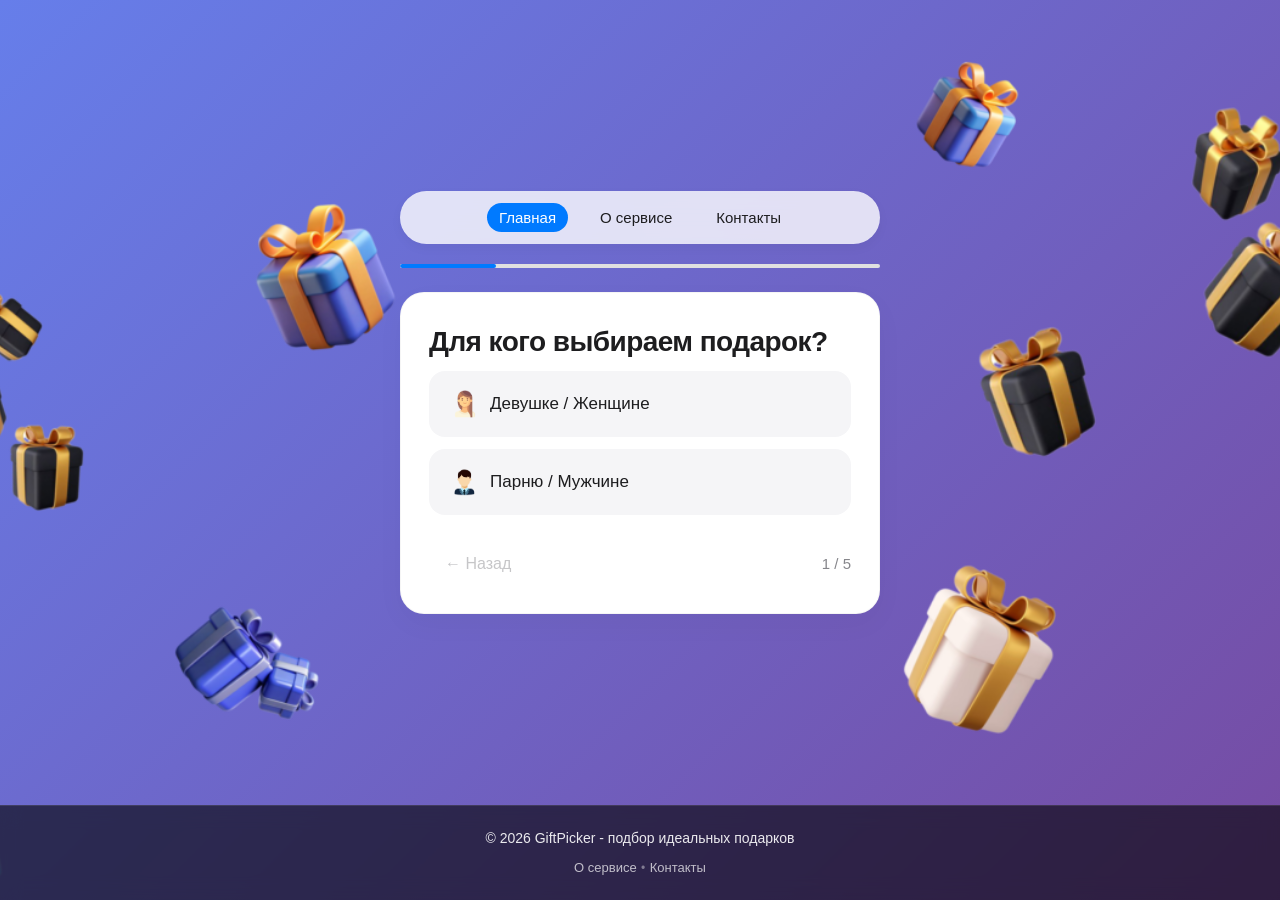
<file: лелеелеле/index.html>
<!DOCTYPE html>
<html lang="ru">
<head>
    <meta charset="UTF-8">
    <meta name="viewport" content="width=device-width, initial-scale=1.0">
    <title>GiftPicker - подбор подарков</title>
    <link rel="stylesheet" href="style.css">
</head>
<body>
    <div class="page-wrapper">
        <!-- Шапка с навигацией -->
        <header class="header">
            <nav class="nav">
    <a href="index.html" class="nav-link active">Главная</a>
    <a href="about.html" class="nav-link">О сервисе</a>
    <a href="contacts.html" class="nav-link">Контакты</a>
</nav>
        </header>

        <div class="container">
            <!-- Прогресс-бар -->
            <div class="progress-container" id="progressContainer">
                <div class="progress-bar" id="progressBar"></div>
            </div>
            <!-- Карточка с вопросами -->
            <div class="card" id="card">
                <h1 class="title" id="title">Для кого выбираем подарок?</h1>
                <div class="options" id="optionsContainer"></div>
                <div class="navigation" id="navigation">
                    <button class="nav-btn back-btn" id="backBtn" disabled>← Назад</button>
                    <span class="step-counter" id="stepCounter">1 / 5</span>
                </div>
            </div>
            <!-- Финальный экран -->
            <div class="card final-card" id="finalCard" style="display: none;">
                <div class="final-content">
                    <img src="img/gift.png" alt="Подарок" class="success-image">
                    <h2 class="final-title">Подарки подобраны!</h2>
                    <p class="final-subtitle">Куда отправимся за покупками?</p>
                    <div class="marketplace-options">
                        <button class="marketplace-btn ozon-btn" id="ozonBtn">
                            <span class="marketplace-icon">🛍️</span>
                            <span class="marketplace-name">Ozon</span>
                            <span class="marketplace-hint">Широкий выбор, быстрая доставка</span>
                        </button>
                        <button class="marketplace-btn wb-btn" id="wbBtn">
                            <span class="marketplace-icon">👕</span>
                            <span class="marketplace-name">Wildberries</span>
                            <span class="marketplace-hint">Одежда, аксессуары, товары для дома</span>
                        </button>
                    </div>
                    <div class="action-buttons">
                        <button class="restart-btn" id="restartBtn">← Пройти заново</button>
                    </div>
                </div>
            </div>
            <!-- Загрузчик -->
            <div class="loader" id="loader" style="display: none;">
                <div class="spinner"></div>
                <p id="loaderText">Открываем маркетплейс...</p>
            </div>
        </div>
    </div>
    <!-- Футер -->
    <footer class="footer">
        <div class="footer-content">
            <p class="footer-text">© 2026 GiftPicker - подбор идеальных подарков</p>
            <div class="footer-links">
                <a href="about.html" class="footer-link">О сервисе</a>
                <span class="footer-divider">•</span>
                <a href="contacts.html" class="footer-link">Контакты</a>
            </div>
        </div>
    </footer>
    <script src="script.js"></script>
</body>
</html>
</file>
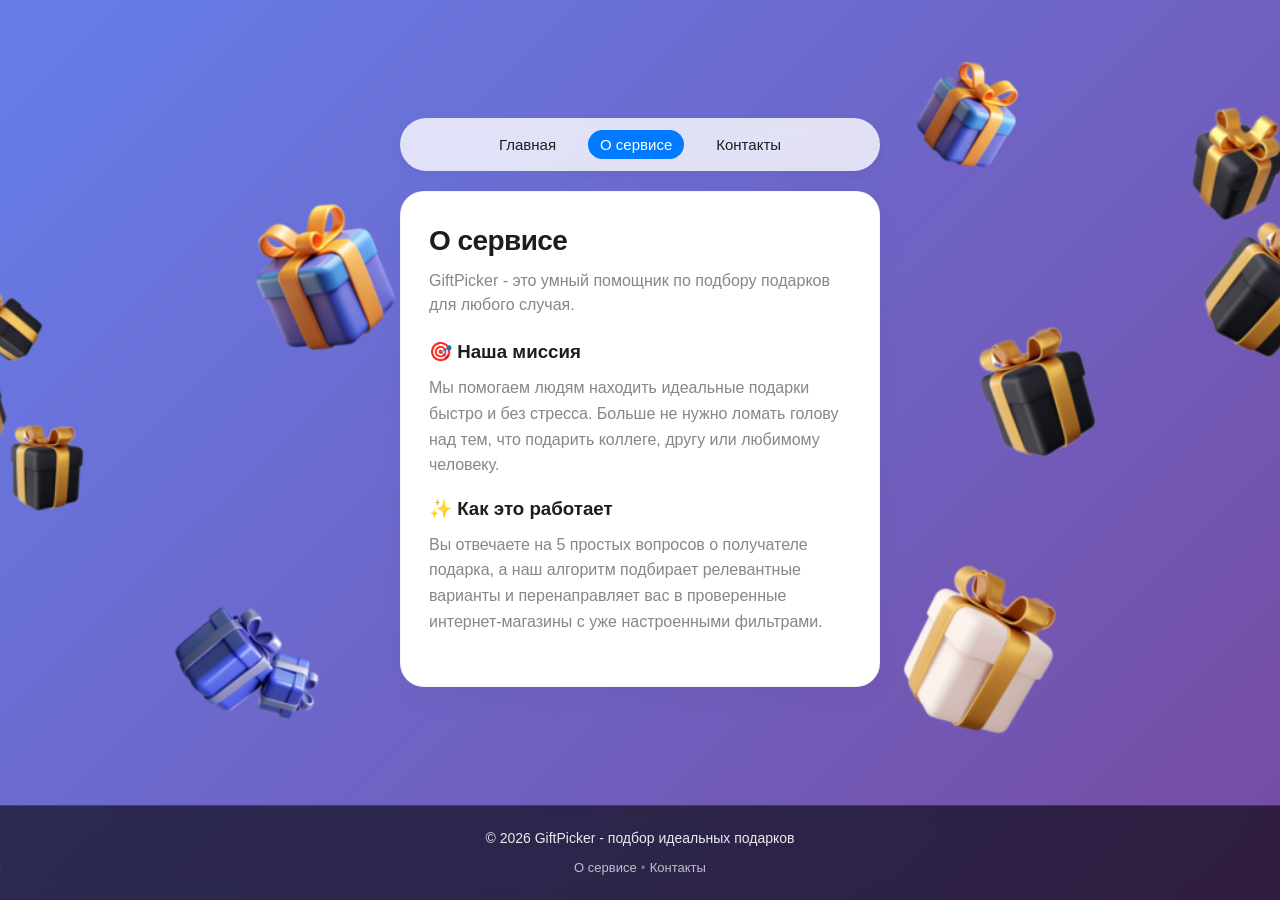
<file: лелеелеле/about.html>
<!DOCTYPE html>
<html lang="ru">
<head>
    <meta charset="UTF-8">
    <meta name="viewport" content="width=device-width, initial-scale=1.0">
    <title>О сервисе - GiftPicker</title>
    <link rel="stylesheet" href="style.css">
</head>
<body>
    <div class="page-wrapper">
        <!-- Шапка с навигацией -->
        <header class="header">
            <nav class="nav">
    <a href="index.html" class="nav-link">Главная</a>
    <a href="about.html" class="nav-link active">О сервисе</a>
    <a href="contacts.html" class="nav-link">Контакты</a>
</nav>
        </header>
        <div class="container">
            <div class="card">
                <h1 class="title">О сервисе</h1>
                <p class="subtitle">GiftPicker - это умный помощник по подбору подарков для любого случая.</p>
                
                <div style="margin-top: 24px;">
                    <h3 style="margin-bottom: 12px; color: #1d1d1f;">🎯 Наша миссия</h3>
                    <p style="color: #86868b; line-height: 1.6; margin-bottom: 20px;">
                        Мы помогаем людям находить идеальные подарки быстро и без стресса. 
                        Больше не нужно ломать голову над тем, что подарить коллеге, другу или любимому человеку.
                    </p>
                    
                    <h3 style="margin-bottom: 12px; color: #1d1d1f;">✨ Как это работает</h3>
                    <p style="color: #86868b; line-height: 1.6; margin-bottom: 20px;">
                        Вы отвечаете на 5 простых вопросов о получателе подарка, а наш алгоритм 
                        подбирает релевантные варианты и перенаправляет вас в проверенные интернет-магазины 
                        с уже настроенными фильтрами.
                 
                </div>
            </div>
        </div>
    </div>
  <!-- Футер -->
    <footer class="footer">
        <div class="footer-content">
            <p class="footer-text">© 2026 GiftPicker - подбор идеальных подарков</p>
            <div class="footer-links">
                <a href="about.html" class="footer-link">О сервисе</a>
                <span class="footer-divider">•</span>
                <a href="contacts.html" class="footer-link">Контакты</a>
            </div>
        </div>
    </footer>
</body>
</html>
</file>
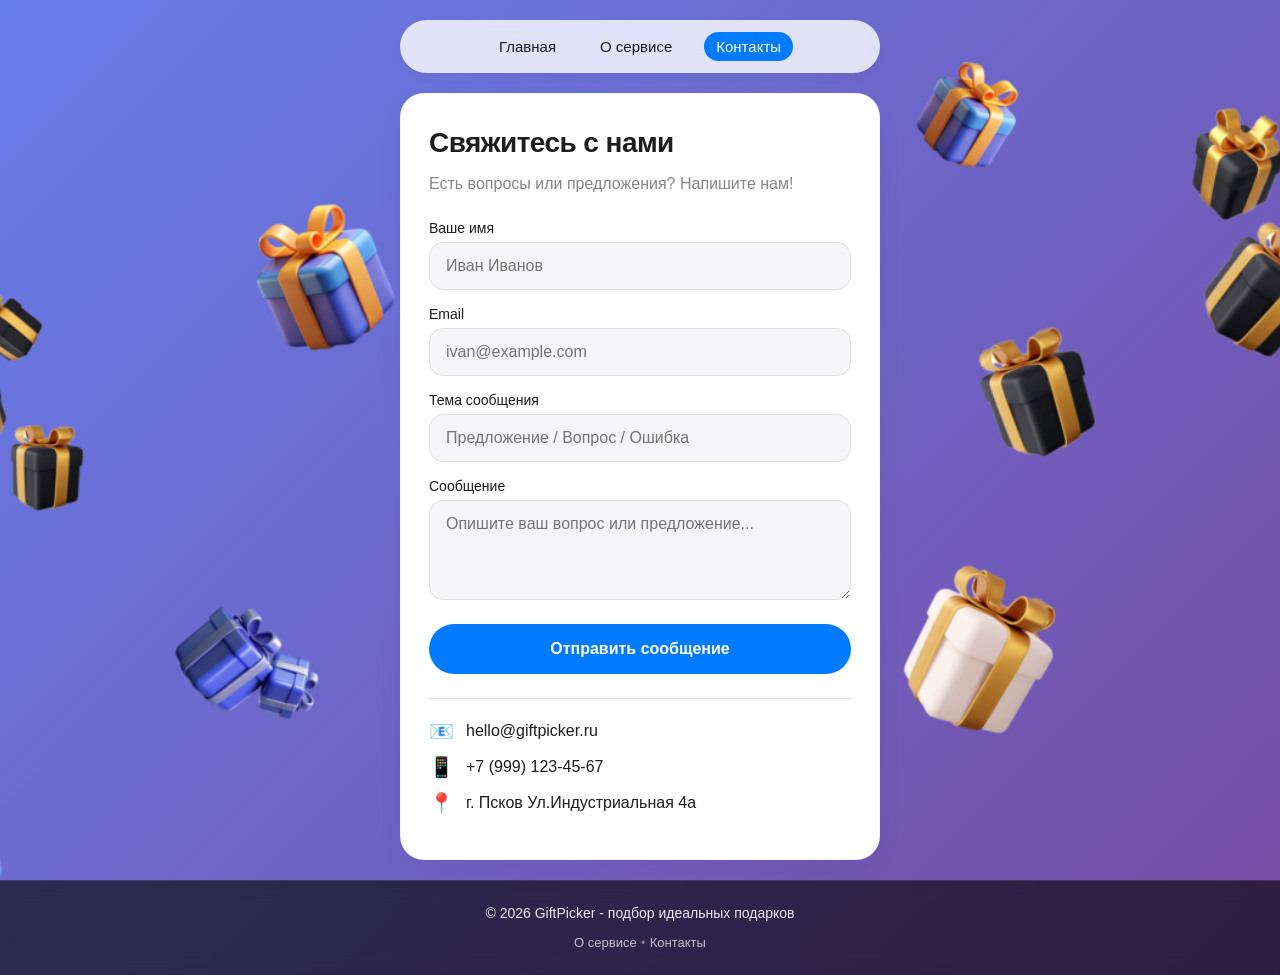
<file: лелеелеле/contacts.html>
<!DOCTYPE html>
<html lang="ru">
<head>
    <meta charset="UTF-8">
    <meta name="viewport" content="width=device-width, initial-scale=1.0">
    <title>Контакты - GiftPicker</title>
    <link rel="stylesheet" href="style.css">
</head>
<body>
    <div class="page-wrapper">
        <!-- Шапка с навигацией -->
        <header class="header">
            <nav class="nav">
    <a href="index.html" class="nav-link">Главная</a>
    <a href="about.html" class="nav-link">О сервисе</a>
    <a href="contacts.html" class="nav-link active">Контакты</a>
</nav>
        </header>
        <div class="container">
            <div class="card">
                <h1 class="title">Свяжитесь с нами</h1>
                <p class="subtitle">Есть вопросы или предложения? Напишите нам!</p>
                <!-- Форма обратной связи -->
              <form class="contact-form" id="contactForm" action="https://formspree.io/f/mgorvwao" method="POST">
                    <div class="form-group">
                        <label for="name">Ваше имя</label>
                        <input type="text" id="name" name="name" placeholder="Иван Иванов" required>
                    </div>
                    <div class="form-group">
                        <label for="email">Email</label>
                        <input type="email" id="email" name="email" placeholder="ivan@example.com" required>
                    </div>
                    <div class="form-group">
                        <label for="theme">Тема сообщения</label>
                        <input type="text" id="theme" name="theme" placeholder="Предложение / Вопрос / Ошибка">
                    </div>
                    
                    <div class="form-group">
                        <label for="message">Сообщение</label>
                        <textarea id="message" name="message" placeholder="Опишите ваш вопрос или предложение..." required></textarea>
                    </div>
                    <button type="submit" class="submit-btn">Отправить сообщение</button>
                </form>
                <!-- Сообщение об успешной отправке (скрыто по умолчанию) -->
                <div class="form-success" id="formSuccess" style="display: none;">
                    <p>✅ Сообщение отправлено!</p>
                    <p style="font-size: 14px; color: #86868b; margin-top: 8px;">Мы ответим вам в ближайшее время.</p>
                </div>
                <!-- Контактная информация -->
                <div class="contact-info">
                    <div class="contact-item">
                        <span class="contact-icon">📧</span>
                        <span>hello@giftpicker.ru</span>
                    </div>
                    <div class="contact-item">
                        <span class="contact-icon">📱</span>
                        <span>+7 (999) 123-45-67</span>
                    </div>
                    <div class="contact-item">
                        <span class="contact-icon">📍</span>
                        <span>г. Псков Ул.Индустриальная 4а</span>
                    </div>
                </div>
            </div>
        </div>
    </div>

    <!-- Футер -->
    <footer class="footer">
        <div class="footer-content">
            <p class="footer-text">© 2026 GiftPicker - подбор идеальных подарков</p>
            <div class="footer-links">
                <a href="about.html" class="footer-link">О сервисе</a>
                <span class="footer-divider">•</span>
                <a href="contacts.html" class="footer-link">Контакты</a>
            </div>
        </div>
    </footer>
  <script>
    const form = document.getElementById('contactForm');
    const formSuccess = document.getElementById('formSuccess');
    const submitBtn = form?.querySelector('.submit-btn');
    if (form) {
        form.addEventListener('submit', async function(e) {
            e.preventDefault(); // Отменяем стандартную отправку
            // Блокируем кнопку, чтобы не нажать дважды
            if (submitBtn) {
                submitBtn.disabled = true;
                submitBtn.textContent = 'Отправка...';
            }
            try {
                // Собираем данные формы
                const formData = new FormData(form);
                // Отправляем на Formspree
                const response = await fetch(form.action, {
                    method: 'POST',
                    body: formData,
                    headers: {
                        'Accept': 'application/json'
                    }
                });
                if (response.ok) {
                    // ✅ Успех
                    form.style.display = 'none';
                    formSuccess.style.display = 'block';
                    // Очищаем форму
                    form.reset();
                    // Логируем для отладки
                    console.log('✅ Сообщение отправлено через Formspree');
                } else {
                    // ❌ Ошибка от сервера
                    const errorData = await response.json();
                    throw new Error(errorData.errors?.[0]?.message || 'Ошибка отправки');
                }
            } catch (error) {
                // ❌ Ошибка сети или другая
                console.error('Ошибка:', error);
                alert('⚠️ Не удалось отправить сообщение. Попробуйте позже или напишите напрямую: hello@giftpicker.ru');
            } finally {
                // Возвращаем кнопку в исходное состояние
                if (submitBtn) {
                    submitBtn.disabled = false;
                    submitBtn.textContent = 'Отправить сообщение';
                }
            }
        });
    }
</script>
</body>
</html>
</file>
<file: лелеелеле/style.css>
* {
    margin: 0;
    padding: 0;
    box-sizing: border-box;
}

body {
    font-family: -apple-system, BlinkMacSystemFont, 'Inter', Roboto, Helvetica, Arial, sans-serif;
    /* Градиентный фон */
    background: linear-gradient(135deg, #667eea 0%, #764ba2 100%);
    display: flex;
    flex-direction: column;
    min-height: 100vh;
    margin: 0;
    padding: 0;
    position: relative;
}

/* PNG-картинка поверх градиента */
body::before {
    content: '';
    position: fixed;
    top: 0;
    left: 0;
    width: 100%;
    height: 100%;
    background-image: url('img/fon.png');
    background-size: cover;
    background-position: center;
    background-repeat: no-repeat;
    opacity: 1; /* Прозрачность картинки - регулируй как хочешь (0.1 - почти не видно, 0.5 - полупрозрачно, 1 - полностью) */
    pointer-events: none; /* Чтобы картинка не мешала кликам */
    z-index: -1;
}

.page-wrapper {
    flex: 1 0 auto;
    display: flex;
    flex-direction: column;
    justify-content: center;
    padding: 20px;
    width: 100%;
    box-sizing: border-box;
}

.container {
    width: 100%;
    max-width: 480px;
    margin: 0 auto;
}

/* ===== ШАПКА С НАВИГАЦИЕЙ ===== */
.header {
    width: 100%;
    max-width: 480px;
    margin: 0 auto 20px auto;
}

.nav {
    display: flex;
    align-items: center;
    justify-content: center;
    gap: 20px;
    padding: 12px 0;
    background: rgba(255, 255, 255, 0.8);
    backdrop-filter: blur(10px);
    border-radius: 40px;
    box-shadow: 0 4px 12px rgba(0, 0, 0, 0.04);
}

.nav-link {
    text-decoration: none;
    color: #1d1d1f;
    font-size: 15px;
    font-weight: 500;
    padding: 6px 12px;
    border-radius: 20px;
    transition: all 0.15s ease;
}

.nav-link:hover {
    background: rgba(0, 122, 255, 0.1);
    color: #007aff;
}

.nav-link.active {
    background: #007aff;
    color: white;
}

/* ===== ПРОГРЕСС-БАР ===== */
.progress-container {
    width: 100%;
    height: 4px;
    background: #e0e0e0;
    border-radius: 10px;
    margin-bottom: 24px;
    overflow: hidden;
}

.progress-bar {
    height: 100%;
    background: #007aff;
    width: 20%;
    transition: width 0.3s ease;
    border-radius: 10px;
}

/* ===== КАРТОЧКА ===== */
.card {
    background: #ffffff;
    border-radius: 24px;
    padding: 32px 28px;
    box-shadow: 0 10px 30px rgba(0, 0, 0, 0.03);
    border: 1px solid rgba(0, 0, 0, 0.04);
    transition: all 0.2s ease;
}

.title {
    font-size: 28px;
    font-weight: 600;
    color: #1d1d1f;
    margin-bottom: 12px;
    letter-spacing: -0.02em;
    line-height: 1.2;
}

.subtitle {
    font-size: 16px;
    color: #86868b;
    margin-bottom: 24px;
    line-height: 1.5;
}

/* ===== ВАРИАНТЫ ОТВЕТОВ ===== */
.options {
    display: flex;
    flex-direction: column;
    gap: 12px;
    margin-bottom: 32px;
}

.option-btn {
    background: #f5f5f7;
    border: 1.5px solid transparent;
    border-radius: 16px;
    padding: 18px 20px;
    font-size: 17px;
    font-weight: 500;
    color: #1d1d1f;
    text-align: left;
    cursor: pointer;
    transition: all 0.15s ease;
    display: flex;
    align-items: center;
    justify-content: space-between;
}

.option-btn:hover {
    background: #ebebed;
    border-color: #d2d2d7;
}

.option-btn.selected {
    background: #007aff;
    color: white;
    border-color: #007aff;
}

.option-btn img {
    width: 28px;
    height: 28px;
    object-fit: contain;
    transition: filter 0.15s ease;
}

.option-btn.selected img {
    filter: brightness(0) invert(1);
}

/* ===== НАВИГАЦИЯ В ОПРОСНИКЕ ===== */
.navigation {
    display: flex;
    align-items: center;
    justify-content: space-between;
}

.nav-btn {
    background: none;
    border: none;
    color: #007aff;
    font-size: 16px;
    font-weight: 500;
    padding: 8px 16px;
    border-radius: 30px;
    cursor: pointer;
    transition: background 0.15s;
}

.nav-btn:hover:not(:disabled) {
    background: rgba(0, 122, 255, 0.08);
}

.nav-btn:disabled {
    color: #c6c6c8;
    cursor: not-allowed;
}

.step-counter {
    font-size: 15px;
    color: #86868b;
    font-weight: 500;
}

/* ===== ФИНАЛЬНАЯ КАРТОЧКА ===== */
.final-card {
    text-align: center;
}

.final-content {
    display: flex;
    flex-direction: column;
    align-items: center;
    width: 100%;
    max-width: 100%;
}

.success-image {
    width: 80px;
    height: 80px;
    max-width: 100%;
    object-fit: contain;
    margin-bottom: 20px;
    animation: pop 0.4s ease;
}

@keyframes pop {
    0% { transform: scale(0.8); opacity: 0; }
    100% { transform: scale(1); opacity: 1; }
}

.final-title {
    font-size: 28px;
    font-weight: 600;
    color: #1d1d1f;
    margin-bottom: 8px;
}

.final-subtitle {
    font-size: 16px;
    color: #86868b;
    margin-bottom: 32px;
}

.marketplace-options {
    display: flex;
    flex-direction: column;
    gap: 16px;
    width: 100%;
    margin-bottom: 24px;
}

.marketplace-btn {
    background: #f5f5f7;
    border: 2px solid transparent;
    border-radius: 20px;
    padding: 20px 18px;
    cursor: pointer;
    transition: all 0.2s ease;
    display: flex;
    flex-direction: column;
    align-items: flex-start;
    gap: 6px;
    text-align: left;
}

.marketplace-btn:hover {
    transform: translateY(-2px);
    box-shadow: 0 8px 20px rgba(0, 0, 0, 0.06);
}

.ozon-btn {
    background: linear-gradient(135deg, #f0f4ff 0%, #ffffff 100%);
    border-color: #005bff;
}

.ozon-btn:hover {
    background: linear-gradient(135deg, #e8efff 0%, #ffffff 100%);
}

.wb-btn {
    background: linear-gradient(135deg, #fdf2f8 0%, #ffffff 100%);
    border-color: #cb11ab;
}

.wb-btn:hover {
    background: linear-gradient(135deg, #fce7f3 0%, #ffffff 100%);
}

.marketplace-icon {
    font-size: 28px;
}

.marketplace-name {
    font-size: 20px;
    font-weight: 600;
    color: #1d1d1f;
}

.marketplace-hint {
    font-size: 13px;
    color: #86868b;
}

/* ===== КНОПКА ПОДЕЛИТЬСЯ ===== */
.share-section {
    margin: 20px 0 16px 0;
    width: 100%;
}

.share-btn {
    background: #f5f5f7;
    border: 1px solid #e0e0e0;
    border-radius: 40px;
    padding: 14px 20px;
    font-size: 16px;
    font-weight: 500;
    color: #1d1d1f;
    cursor: pointer;
    transition: all 0.15s ease;
    display: flex;
    align-items: center;
    justify-content: center;
    gap: 10px;
    width: 100%;
}

.share-btn:hover {
    background: #ebebed;
    border-color: #007aff;
}

.share-message {
    font-size: 13px;
    color: #34c759;
    margin-top: 8px;
    opacity: 0;
    transition: opacity 0.3s ease;
}

.share-message.show {
    opacity: 1;
}

/* ===== ФОРМА ОБРАТНОЙ СВЯЗИ ===== */
.contact-form {
    display: flex;
    flex-direction: column;
    gap: 16px;
    margin-top: 8px;
}

.form-group {
    display: flex;
    flex-direction: column;
    gap: 6px;
}

.form-group label {
    font-size: 14px;
    font-weight: 500;
    color: #1d1d1f;
}

.form-group input,
.form-group textarea {
    padding: 14px 16px;
    font-size: 16px;
    border: 1.5px solid #e0e0e0;
    border-radius: 14px;
    background: #f5f5f7;
    transition: all 0.15s ease;
    font-family: inherit;
}

.form-group input:focus,
.form-group textarea:focus {
    outline: none;
    border-color: #007aff;
    background: white;
}

.form-group textarea {
    resize: vertical;
    min-height: 100px;
}

.submit-btn {
    background: #007aff;
    color: white;
    border: none;
    border-radius: 40px;
    padding: 16px 24px;
    font-size: 16px;
    font-weight: 600;
    cursor: pointer;
    transition: all 0.15s ease;
    margin-top: 8px;
}

.submit-btn:hover {
    background: #0056cc;
    transform: translateY(-1px);
}

.form-success {
    text-align: center;
    padding: 20px;
    color: #34c759;
    font-weight: 500;
}

.contact-info {
    margin-top: 24px;
    padding-top: 20px;
    border-top: 1px solid #e0e0e0;
}

.contact-item {
    display: flex;
    align-items: center;
    gap: 12px;
    margin-bottom: 12px;
    color: #1d1d1f;
}

.contact-icon {
    font-size: 20px;
}

/* ===== КНОПКИ ДЕЙСТВИЙ ===== */
.action-buttons {
    display: flex;
    gap: 12px;
    width: 100%;
}

.restart-btn {
    background: none;
    border: none;
    color: #8e8e93;
    font-size: 15px;
    font-weight: 500;
    padding: 12px 20px;
    border-radius: 30px;
    cursor: pointer;
    transition: all 0.15s;
    flex: 1;
}

.restart-btn:hover {
    background: #f5f5f7;
    color: #1d1d1f;
}

/* ===== ЗАГРУЗЧИК ===== */
.loader {
    text-align: center;
    padding: 40px 20px;
    background: white;
    border-radius: 24px;
    box-shadow: 0 10px 30px rgba(0, 0, 0, 0.03);
}

.spinner {
    width: 40px;
    height: 40px;
    border: 3px solid #f5f5f7;
    border-top-color: #007aff;
    border-radius: 50%;
    margin: 0 auto 20px;
    animation: spin 0.8s linear infinite;
}

@keyframes spin {
    to { transform: rotate(360deg); }
}

.loader p {
    color: #1d1d1f;
    font-size: 16px;
}
.footer {
    flex-shrink: 0;
    padding: 24px 20px;
    text-align: center;
    width: 100%;
    box-sizing: border-box;
    background: rgba(0, 0, 0, 0.6);
    backdrop-filter: blur(10px);
    border-top: 1px solid rgba(255, 255, 255, 0.1);
}
/* ===== gподвал сайта ===== */
.footer-text {
    font-size: 14px;
    color: rgba(255, 255, 255, 0.9);
    margin-bottom: 12px;
}

.footer-link {
    font-size: 13px;
    color: rgba(255, 255, 255, 0.7);
    text-decoration: none;
    transition: color 0.15s ease;
}

.footer-link:hover {
    color: #ffffff;
}

.footer-divider {
    color: rgba(255, 255, 255, 0.4);
    font-size: 12px;
}

/* ===== АДАПТИВНОСТЬ ===== */
@media (max-width: 480px) {
    .page-wrapper {
        padding: 16px;
    }

    .card {
        padding: 24px 20px;
    }

    .title {
        font-size: 24px;
    }

    .final-title {
        font-size: 24px;
    }

    .option-btn {
        padding: 16px;
        font-size: 16px;
    }

    .option-btn img {
        width: 24px;
        height: 24px;
    }

    .marketplace-btn {
        padding: 16px 14px;
    }

    .nav {
        gap: 10px;
    }

    .nav-link {
        font-size: 14px;
        padding: 4px 8px;
    }

    .footer {
        padding: 20px 16px;
    }

    .footer-links {
        flex-direction: column;
        gap: 6px;
    }

    .footer-divider {
        display: none;
    }
}
</file>
